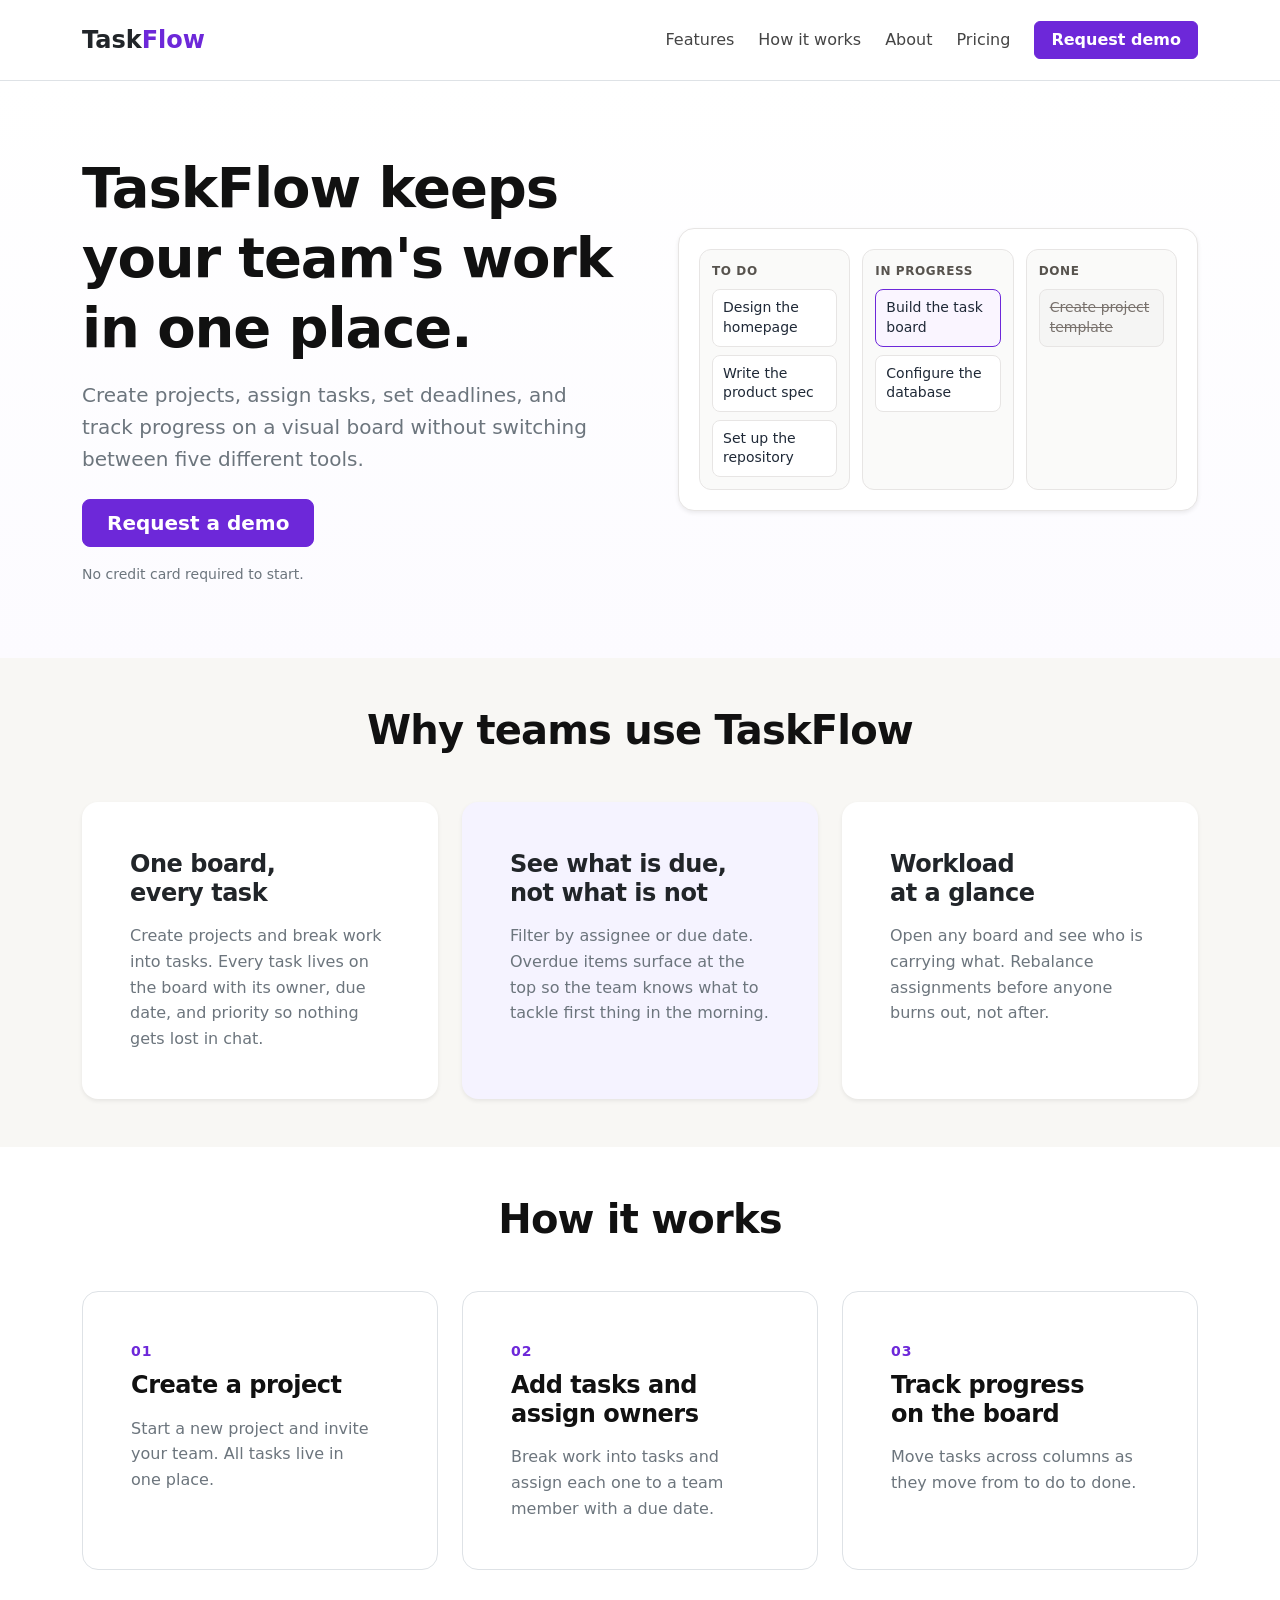
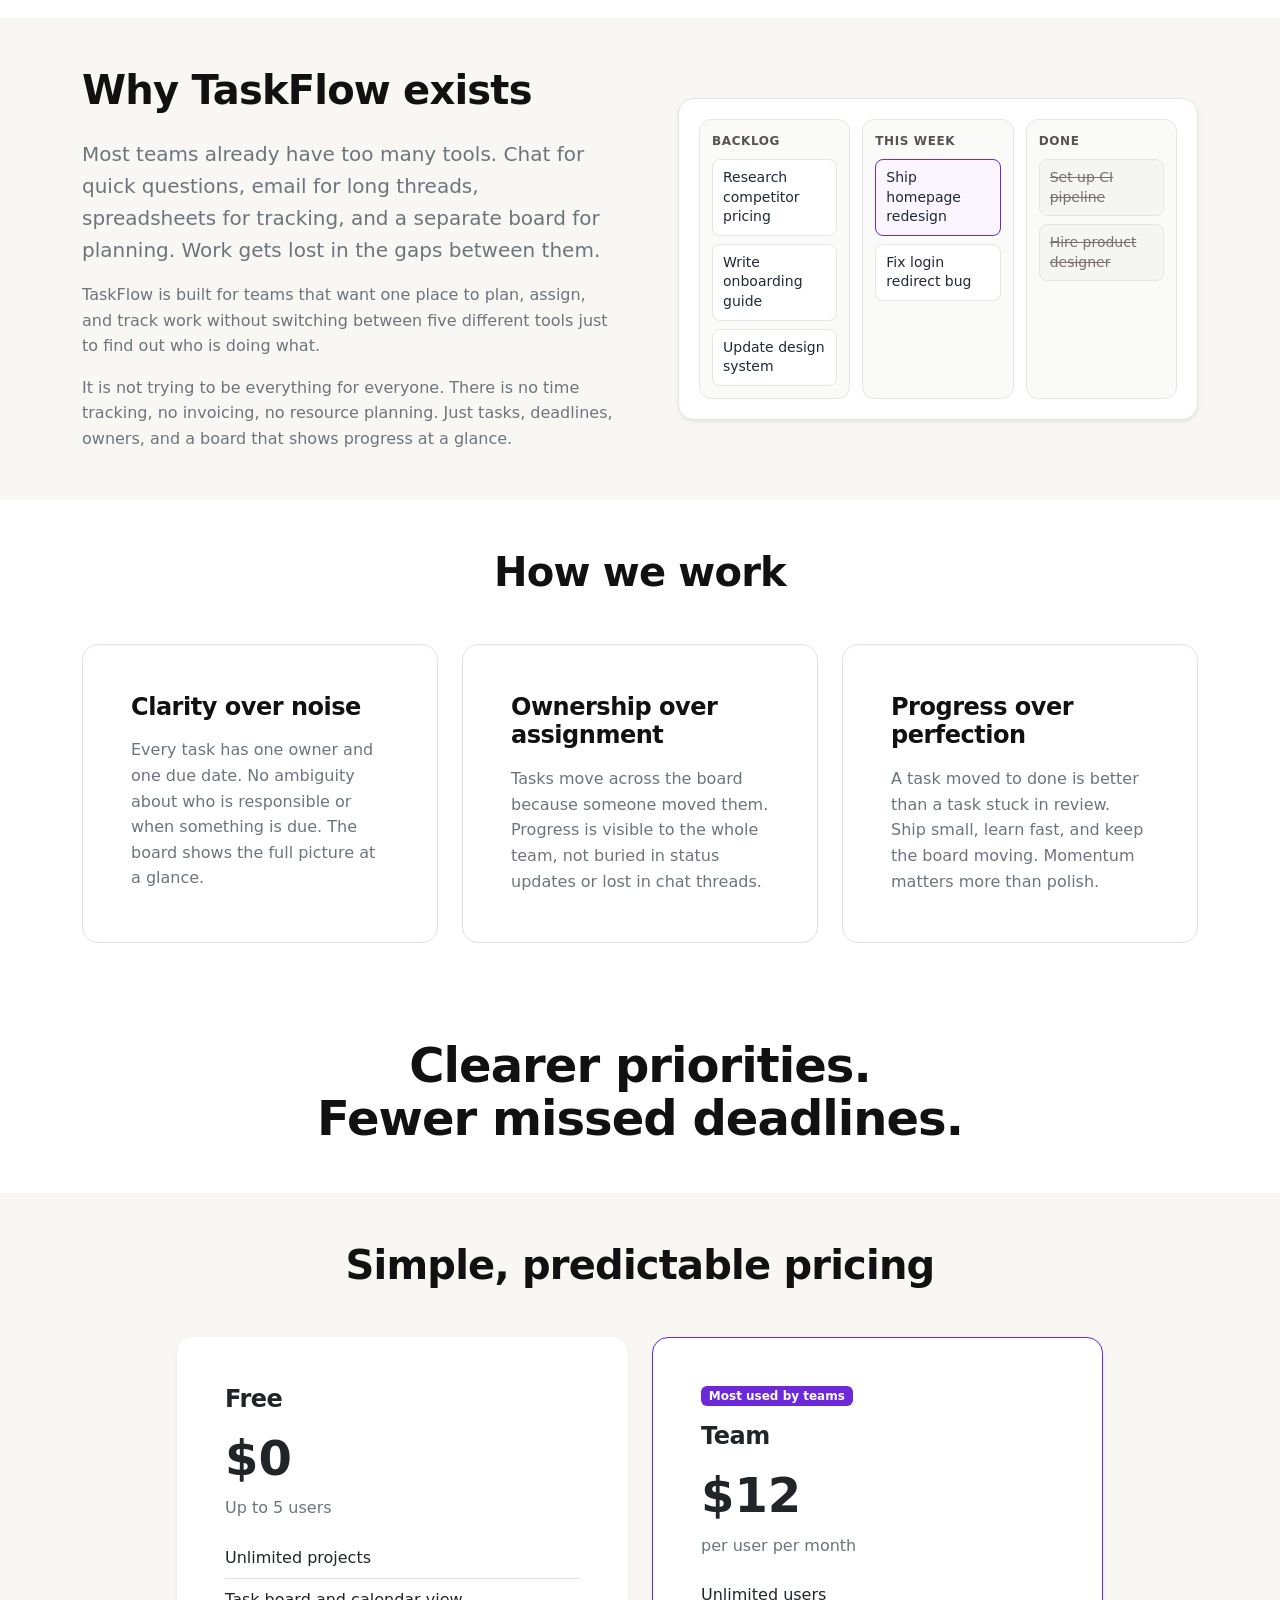
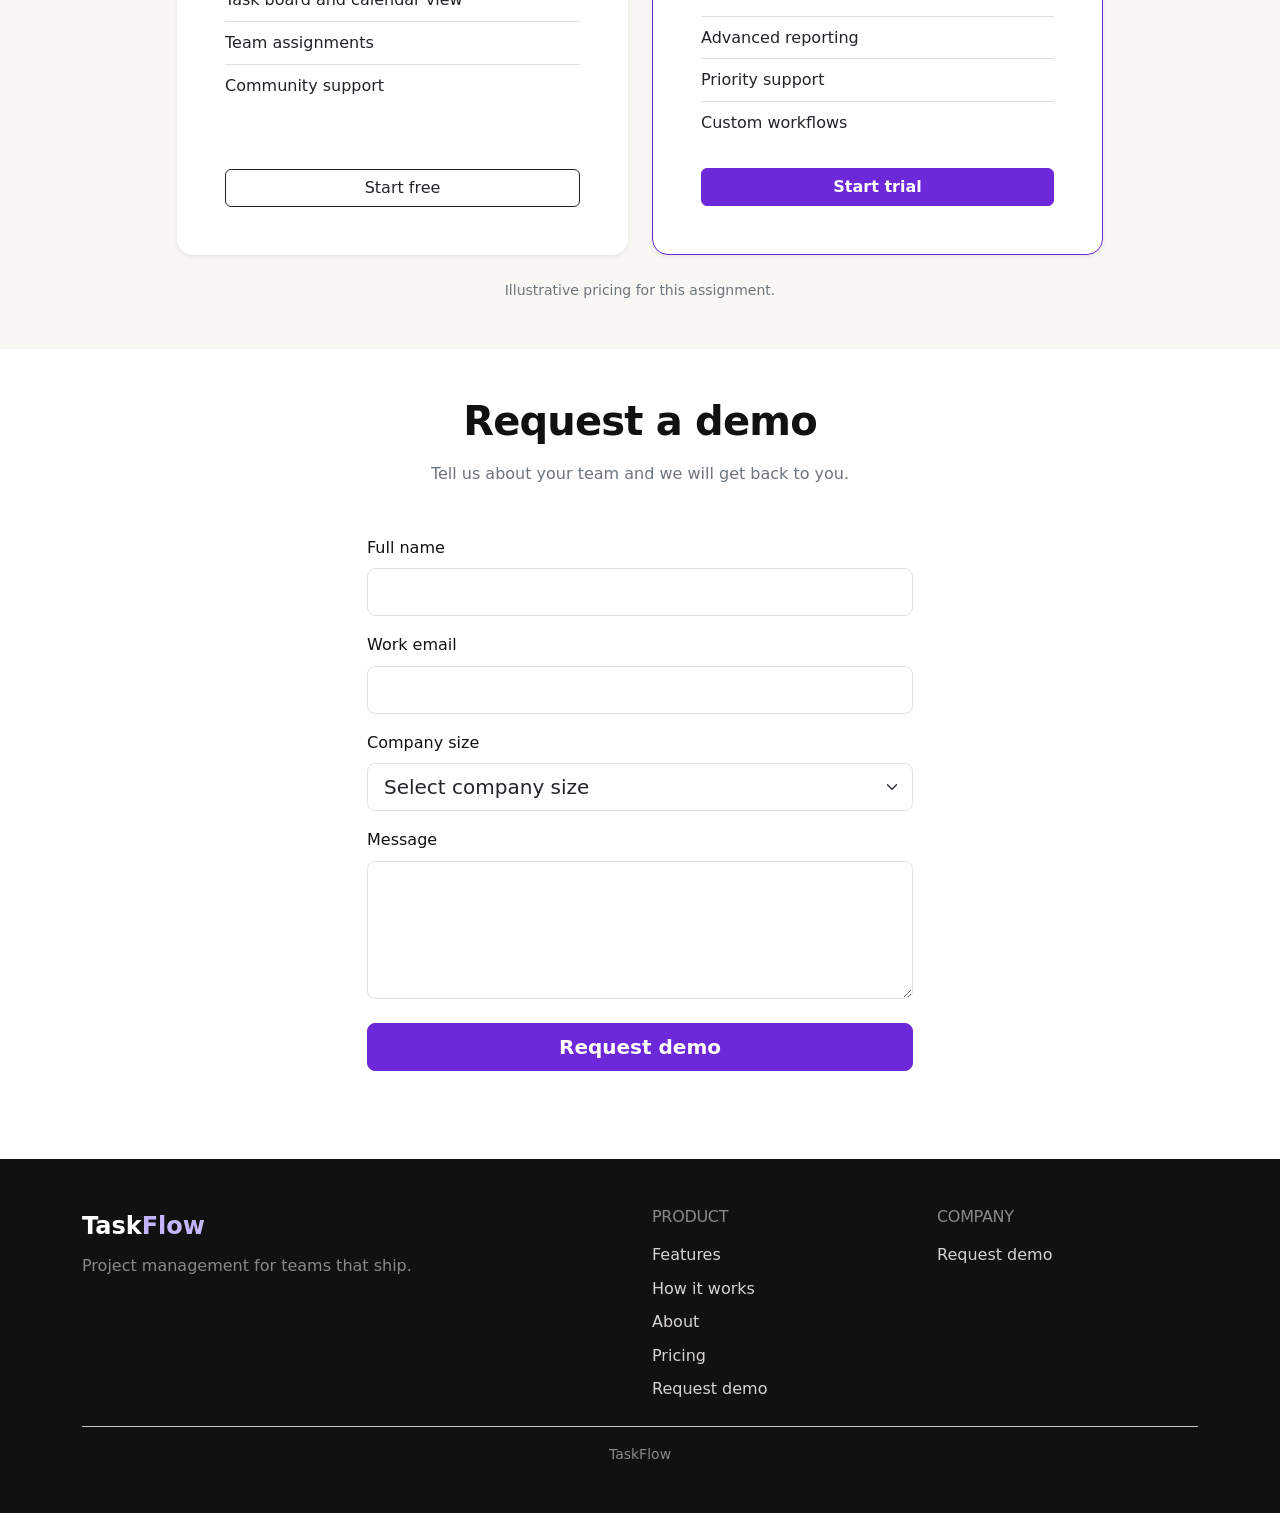
<file: index.html>
<!DOCTYPE html>
<html lang="en">
<head>
  <meta charset="UTF-8">
  <meta name="viewport" content="width=device-width, initial-scale=1.0">
  <title>TaskFlow - Project management for teams that ship</title>
  <meta name="description" content="TaskFlow helps software teams plan work, assign tasks, set deadlines, and track progress on a visual board. Request a demo.">
  <link href="https://cdn.jsdelivr.net/npm/bootstrap@5.3.3/dist/css/bootstrap.min.css" rel="stylesheet">
  <link rel="stylesheet" href="styles.css">
</head>
<body>
  <a class="skip-link visually-hidden-focusable" href="#content">Skip to content</a>

  <header class="sticky-top bg-white border-bottom">
    <nav class="navbar navbar-expand-lg py-3" aria-label="Primary">
      <div class="container">
        <a class="navbar-brand fw-bold fs-4 text-dark" href="#" aria-label="TaskFlow home">Task<span class="text-accent">Flow</span></a>
        <button class="navbar-toggler" type="button" data-bs-toggle="collapse" data-bs-target="#mainNav" aria-controls="mainNav" aria-expanded="false" aria-label="Toggle navigation">
          <span class="navbar-toggler-icon"></span>
        </button>
        <div class="collapse navbar-collapse" id="mainNav">
          <ul class="navbar-nav ms-auto mb-2 mb-lg-0 align-items-lg-center gap-lg-2">
            <li class="nav-item"><a class="nav-link" href="#features">Features</a></li>
            <li class="nav-item"><a class="nav-link" href="#how-it-works">How it works</a></li>
            <li class="nav-item"><a class="nav-link" href="#about">About</a></li>
            <li class="nav-item"><a class="nav-link" href="#pricing">Pricing</a></li>
            <li class="nav-item ms-lg-2 mt-2 mt-lg-0"><a class="btn btn-accent px-3" href="#demo">Request demo</a></li>
          </ul>
        </div>
      </div>
    </nav>
  </header>

  <main id="content">
    <section class="hero py-5 py-lg-6" id="hero">
      <div class="container py-lg-4">
        <div class="row align-items-center g-5">
          <div class="col-lg-6">
            <h1 class="display-4 fw-semibold lh-sm mb-3">TaskFlow keeps your team's work in one place.</h1>
            <p class="lead text-secondary mb-4">Create projects, assign tasks, set deadlines, and track progress on a visual board without switching between five different tools.</p>
            <a href="#demo" class="btn btn-accent btn-lg px-4">Request a demo</a>
            <p class="small text-secondary mt-3 mb-0">No credit card required to start.</p>
          </div>
          <div class="col-lg-6">
            <div class="board-preview shadow-sm" aria-label="TaskFlow board preview">
              <div class="board-wrap">
                <div class="board-col">
                  <div class="board-col-title">To do</div>
                  <div class="board-tasks">
                    <div class="board-card">Design the homepage</div>
                    <div class="board-card">Write the product spec</div>
                    <div class="board-card">Set up the repository</div>
                  </div>
                </div>
                <div class="board-col">
                  <div class="board-col-title">In progress</div>
                  <div class="board-tasks">
                    <div class="board-card board-card-active">Build the task board</div>
                    <div class="board-card">Configure the database</div>
                  </div>
                </div>
                <div class="board-col">
                  <div class="board-col-title">Done</div>
                  <div class="board-tasks">
                    <div class="board-card board-card-done">Create project template</div>
                  </div>
                </div>
              </div>
            </div>
          </div>
        </div>
      </div>
    </section>

    <section class="section-alt py-5 py-lg-6" id="features">
      <div class="container">
        <h2 class="h1 fw-semibold text-center mb-5">Why teams use TaskFlow</h2>
        <div class="row g-4">
          <div class="col-md-6 col-lg-4 reveal-target">
            <div class="card h-100 border-0 shadow-sm rounded-4">
              <div class="card-body p-4 p-lg-5">
                <h3 class="h4 fw-semibold mb-3">One board, every task</h3>
                <p class="text-secondary mb-0">Create projects and break work into tasks. Every task lives on the board with its owner, due date, and priority so nothing gets lost in chat.</p>
              </div>
            </div>
          </div>
          <div class="col-md-6 col-lg-4 reveal-target">
            <div class="card h-100 border-0 shadow-sm rounded-4 bg-accent-subtle">
              <div class="card-body p-4 p-lg-5">
                <h3 class="h4 fw-semibold mb-3">See what is due, not what is not</h3>
                <p class="text-secondary mb-0">Filter by assignee or due date. Overdue items surface at the top so the team knows what to tackle first thing in the morning.</p>
              </div>
            </div>
          </div>
          <div class="col-md-12 col-lg-4 reveal-target">
            <div class="card h-100 border-0 shadow-sm rounded-4">
              <div class="card-body p-4 p-lg-5">
                <h3 class="h4 fw-semibold mb-3">Workload at a glance</h3>
                <p class="text-secondary mb-0">Open any board and see who is carrying what. Rebalance assignments before anyone burns out, not after.</p>
              </div>
            </div>
          </div>
        </div>
      </div>
    </section>

    <section class="py-5 py-lg-6" id="how-it-works">
      <div class="container">
        <h2 class="h1 fw-semibold text-center mb-5">How it works</h2>
        <div class="row g-4">
          <div class="col-lg-4 reveal-target">
            <div class="p-4 p-lg-5 rounded-4 border h-100">
              <p class="step-number mb-2">01</p>
              <h3 class="h4 fw-semibold mb-3">Create a project</h3>
              <p class="text-secondary mb-0">Start a new project and invite your team. All tasks live in one place.</p>
            </div>
          </div>
          <div class="col-lg-4 reveal-target">
            <div class="p-4 p-lg-5 rounded-4 border h-100">
              <p class="step-number mb-2">02</p>
              <h3 class="h4 fw-semibold mb-3">Add tasks and assign owners</h3>
              <p class="text-secondary mb-0">Break work into tasks and assign each one to a team member with a due date.</p>
            </div>
          </div>
          <div class="col-lg-4 reveal-target">
            <div class="p-4 p-lg-5 rounded-4 border h-100">
              <p class="step-number mb-2">03</p>
              <h3 class="h4 fw-semibold mb-3">Track progress on the board</h3>
              <p class="text-secondary mb-0">Move tasks across columns as they move from to do to done.</p>
            </div>
          </div>
        </div>
      </div>
    </section>

    <section class="section-alt py-5 py-lg-6" id="about">
      <div class="container">
        <div class="row align-items-center g-5">
          <div class="col-lg-6">
            <h2 class="h1 fw-semibold mb-4">Why TaskFlow exists</h2>
            <p class="lead text-secondary">Most teams already have too many tools. Chat for quick questions, email for long threads, spreadsheets for tracking, and a separate board for planning. Work gets lost in the gaps between them.</p>
            <p class="text-secondary">TaskFlow is built for teams that want one place to plan, assign, and track work without switching between five different tools just to find out who is doing what.</p>
            <p class="text-secondary mb-0">It is not trying to be everything for everyone. There is no time tracking, no invoicing, no resource planning. Just tasks, deadlines, owners, and a board that shows progress at a glance.</p>
          </div>
          <div class="col-lg-6">
            <div class="board-preview shadow-sm" aria-label="TaskFlow board detail view">
              <div class="board-wrap">
                <div class="board-col">
                  <div class="board-col-title">Backlog</div>
                  <div class="board-tasks">
                    <div class="board-card">Research competitor pricing</div>
                    <div class="board-card">Write onboarding guide</div>
                    <div class="board-card">Update design system</div>
                  </div>
                </div>
                <div class="board-col">
                  <div class="board-col-title">This week</div>
                  <div class="board-tasks">
                    <div class="board-card board-card-active">Ship homepage redesign</div>
                    <div class="board-card">Fix login redirect bug</div>
                  </div>
                </div>
                <div class="board-col">
                  <div class="board-col-title">Done</div>
                  <div class="board-tasks">
                    <div class="board-card board-card-done">Set up CI pipeline</div>
                    <div class="board-card board-card-done">Hire product designer</div>
                  </div>
                </div>
              </div>
            </div>
          </div>
        </div>
      </div>
    </section>

    <section class="py-5 py-lg-6">
      <div class="container">
        <h2 class="h1 fw-semibold text-center mb-5">How we work</h2>
        <div class="row g-4">
          <div class="col-md-4 reveal-target">
            <div class="p-4 p-lg-5 h-100 rounded-4 bg-white border">
              <h3 class="h4 fw-semibold mb-3">Clarity over noise</h3>
              <p class="text-secondary mb-0">Every task has one owner and one due date. No ambiguity about who is responsible or when something is due. The board shows the full picture at a glance.</p>
            </div>
          </div>
          <div class="col-md-4 reveal-target">
            <div class="p-4 p-lg-5 h-100 rounded-4 bg-white border">
              <h3 class="h4 fw-semibold mb-3">Ownership over assignment</h3>
              <p class="text-secondary mb-0">Tasks move across the board because someone moved them. Progress is visible to the whole team, not buried in status updates or lost in chat threads.</p>
            </div>
          </div>
          <div class="col-md-4 reveal-target">
            <div class="p-4 p-lg-5 h-100 rounded-4 bg-white border">
              <h3 class="h4 fw-semibold mb-3">Progress over perfection</h3>
              <p class="text-secondary mb-0">A task moved to done is better than a task stuck in review. Ship small, learn fast, and keep the board moving. Momentum matters more than polish.</p>
            </div>
          </div>
        </div>
      </div>
    </section>

    <section class="tagline-reveal py-5 py-lg-6" id="tagline">
      <div class="container text-center">
        <h2 class="display-5 fw-semibold tagline-text mb-0">
          <span class="tagline-word">Clearer priorities.</span>
          <span class="tagline-word">Fewer missed deadlines.</span>
        </h2>
      </div>
    </section>

    <section class="section-alt py-5 py-lg-6" id="pricing">
      <div class="container">
        <h2 class="h1 fw-semibold text-center mb-5">Simple, predictable pricing</h2>
        <div class="row g-4 justify-content-center">
          <div class="col-md-6 col-lg-5 reveal-target">
            <div class="card h-100 border-0 shadow-sm rounded-4">
              <div class="card-body p-4 p-lg-5 d-flex flex-column">
                <h3 class="h4 fw-semibold">Free</h3>
                <p class="display-5 fw-semibold my-2">$0</p>
                <p class="text-secondary">Up to 5 users</p>
                <ul class="list-unstyled mb-4 flex-grow-1">
                  <li class="py-2 border-bottom">Unlimited projects</li>
                  <li class="py-2 border-bottom">Task board and calendar view</li>
                  <li class="py-2 border-bottom">Team assignments</li>
                  <li class="py-2">Community support</li>
                </ul>
                <a href="#demo" class="btn btn-outline-dark w-100">Start free</a>
              </div>
            </div>
          </div>
          <div class="col-md-6 col-lg-5 reveal-target">
            <div class="card h-100 border-accent shadow-sm rounded-4 position-relative">
              <div class="card-body p-4 p-lg-5 d-flex flex-column">
                <span class="badge text-bg-accent align-self-start mb-3">Most used by teams</span>
                <h3 class="h4 fw-semibold">Team</h3>
                <p class="display-5 fw-semibold my-2">$12</p>
                <p class="text-secondary">per user per month</p>
                <ul class="list-unstyled mb-4 flex-grow-1">
                  <li class="py-2 border-bottom">Unlimited users</li>
                  <li class="py-2 border-bottom">Advanced reporting</li>
                  <li class="py-2 border-bottom">Priority support</li>
                  <li class="py-2">Custom workflows</li>
                </ul>
                <a href="#demo" class="btn btn-accent w-100">Start trial</a>
              </div>
            </div>
          </div>
        </div>
        <p class="text-center small text-secondary mt-4 mb-0">Illustrative pricing for this assignment.</p>
      </div>
    </section>

    <section class="py-5 py-lg-6" id="demo">
      <div class="container">
        <div class="row justify-content-center">
          <div class="col-lg-7 col-xl-6">
            <h2 class="h1 fw-semibold text-center mb-3">Request a demo</h2>
            <p class="text-secondary text-center mb-5">Tell us about your team and we will get back to you.</p>

            <form id="demo-form" novalidate>
              <div class="mb-3">
                <label for="name" class="form-label">Full name</label>
                <input type="text" class="form-control form-control-lg" id="name" name="name" autocomplete="name" required>
                <div class="invalid-feedback" id="name-error"></div>
              </div>
              <div class="mb-3">
                <label for="email" class="form-label">Work email</label>
                <input type="email" class="form-control form-control-lg" id="email" name="email" autocomplete="email" required>
                <div class="invalid-feedback" id="email-error"></div>
              </div>
              <div class="mb-3">
                <label for="company-size" class="form-label">Company size</label>
                <select class="form-select form-select-lg" id="company-size" name="company-size" required>
                  <option value="" selected>Select company size</option>
                  <option value="1-10">1-10</option>
                  <option value="11-50">11-50</option>
                  <option value="51-200">51-200</option>
                  <option value="201-plus">201+</option>
                </select>
                <div class="invalid-feedback" id="company-size-error"></div>
              </div>
              <div class="mb-4">
                <label for="message" class="form-label">Message</label>
                <textarea class="form-control form-control-lg" id="message" name="message" rows="4" required></textarea>
                <div class="invalid-feedback" id="message-error"></div>
              </div>
              <button type="submit" class="btn btn-accent btn-lg w-100" id="submit-button">Request demo</button>
              <div class="form-status small mt-3" id="form-status" role="status" aria-live="polite"></div>
            </form>

            <div class="alert alert-success mt-4" id="form-success" role="status" aria-live="polite" hidden tabindex="-1">
              <h3 class="h5 alert-heading">Demo requested</h3>
              <p class="mb-3">Thank you. We have received your request and will contact you shortly. This is a simulated response for the assignment; no submission was actually sent.</p>
              <button type="button" class="btn btn-outline-success btn-sm" id="reset-form">Request another demo</button>
            </div>
          </div>
        </div>
      </div>
    </section>
  </main>

  <footer class="footer py-5 mt-4">
    <div class="container">
      <div class="row g-4 mb-4">
        <div class="col-md-5">
          <a href="#" class="navbar-brand fw-bold fs-4 text-white" aria-label="TaskFlow home">Task<span class="footer-mark">Flow</span></a>
          <p class="text-white-50 mt-2 mb-0">Project management for teams that ship.</p>
        </div>
        <div class="col-6 col-md-3 offset-md-1">
          <h4 class="h6 text-uppercase text-white-50 mb-3">Product</h4>
          <ul class="list-unstyled mb-0">
            <li class="mb-2"><a class="footer-link" href="#features">Features</a></li>
            <li class="mb-2"><a class="footer-link" href="#how-it-works">How it works</a></li>
            <li class="mb-2"><a class="footer-link" href="#about">About</a></li>
            <li class="mb-2"><a class="footer-link" href="#pricing">Pricing</a></li>
            <li><a class="footer-link" href="#demo">Request demo</a></li>
          </ul>
        </div>
        <div class="col-6 col-md-3">
          <h4 class="h6 text-uppercase text-white-50 mb-3">Company</h4>
          <ul class="list-unstyled mb-0">
            <li><a class="footer-link" href="#demo">Request demo</a></li>
          </ul>
        </div>
      </div>
      <p class="small text-white-50 mb-0 text-center pt-3 border-top border-secondary-subtle">TaskFlow</p>
    </div>
  </footer>

  <script src="https://cdn.jsdelivr.net/npm/bootstrap@5.3.3/dist/js/bootstrap.bundle.min.js"></script>
  <script src="script.js"></script>
</body>
</html>
</file>
<file: styles.css>
:root {
  --tf-accent: #6d28d9;
  --tf-accent-hover: #5b21b6;
  --tf-accent-subtle: #f5f3ff;
  --tf-surface: #f8f7f4;
  --tf-border: #e7e5e4;
  --tf-text: #111111;
  --tf-muted: #5f5f5f;
}

html {
  scroll-behavior: smooth;
}

body {
  font-family: system-ui, -apple-system, "Segoe UI", Roboto, "Helvetica Neue", Arial, sans-serif;
  color: var(--tf-text);
  background-color: #ffffff;
  line-height: 1.6;
  -webkit-font-smoothing: antialiased;
}

h1, h2, h3, h4, h5, h6 {
  letter-spacing: -0.02em;
  text-wrap: balance;
}

p, li {
  text-wrap: pretty;
}

.py-lg-6 {
  padding-top: 5rem;
  padding-bottom: 5rem;
}

@media (min-width: 992px) {
  .py-lg-6 {
    padding-top: 6rem;
    padding-bottom: 6rem;
  }
}

.text-accent {
  color: var(--tf-accent) !important;
}

.bg-accent-subtle {
  background-color: var(--tf-accent-subtle) !important;
}

.border-accent {
  border: 1px solid var(--tf-accent) !important;
}

.btn-accent {
  --bs-btn-color: #fff;
  --bs-btn-bg: var(--tf-accent);
  --bs-btn-border-color: var(--tf-accent);
  --bs-btn-hover-color: #fff;
  --bs-btn-hover-bg: var(--tf-accent-hover);
  --bs-btn-hover-border-color: var(--tf-accent-hover);
  --bs-btn-focus-shadow-rgb: 109, 40, 217;
  --bs-btn-active-color: #fff;
  --bs-btn-active-bg: #4c1d95;
  --bs-btn-active-border-color: #4c1d95;
  font-weight: 600;
}

.text-bg-accent {
  background-color: var(--tf-accent);
  color: #fff;
}

.navbar .nav-link {
  color: #444;
  font-weight: 500;
}

.navbar .nav-link:hover,
.navbar .nav-link:focus {
  color: var(--tf-text);
}

.navbar .nav-link:focus-visible,
.btn:focus-visible,
.form-control:focus,
.form-select:focus,
.footer-link:focus-visible,
.skip-link:focus {
  outline: none;
  box-shadow: 0 0 0 0.25rem rgba(109, 40, 217, 0.25);
}

.skip-link {
  position: absolute;
  top: 0.5rem;
  left: 0.5rem;
  z-index: 1100;
  background: var(--tf-accent);
  color: #fff;
  padding: 0.5rem 0.75rem;
  border-radius: 0.5rem;
  text-decoration: none;
  font-weight: 600;
}

.hero {
  background: linear-gradient(180deg, #ffffff 0%, #fcfbff 100%);
}

.section-alt {
  background-color: var(--tf-surface);
}

.step-number {
  font-size: 0.875rem;
  font-weight: 700;
  letter-spacing: 0.08em;
  color: var(--tf-accent);
}

/* Board preview */
.board-preview {
  width: 100%;
  max-width: 520px;
  margin-left: auto;
  border: 1px solid var(--tf-border);
  border-radius: 1rem;
  background-color: #fff;
  padding: 1.25rem;
  overflow-x: auto;
}

.board-wrap {
  display: flex;
  gap: 0.75rem;
  min-width: 420px;
}

.board-col {
  flex: 1 1 0;
  min-width: 120px;
  background-color: #fafaf9;
  border: 1px solid var(--tf-border);
  border-radius: 0.75rem;
  padding: 0.75rem;
}

.board-col-title {
  font-size: 0.75rem;
  font-weight: 700;
  color: #57534e;
  text-transform: uppercase;
  letter-spacing: 0.05em;
  margin-bottom: 0.5rem;
}

.board-tasks {
  display: flex;
  flex-direction: column;
  gap: 0.5rem;
}

.board-card {
  background-color: #fff;
  border: 1px solid var(--tf-border);
  border-radius: 0.5rem;
  padding: 0.5rem 0.625rem;
  font-size: 0.875rem;
  color: #1f2937;
  line-height: 1.4;
}

.board-card-active {
  border-color: var(--tf-accent);
  background-color: #faf5ff;
}

.board-card-done {
  color: #78716c;
  text-decoration: line-through;
  background-color: #f5f5f4;
}

/* Tagline reveal */
.tagline-text {
  max-width: 20ch;
  margin-left: auto;
  margin-right: auto;
  line-height: 1.1;
}

.tagline-word {
  display: inline-block;
  opacity: 0.25;
  transition: opacity 0.6s cubic-bezier(0.22, 1, 0.36, 1);
}

.tagline-word.visible {
  opacity: 1;
}

/* Scroll reveal */
.reveal-target {
  opacity: 0;
  transform: translateY(24px);
  transition: opacity 0.6s cubic-bezier(0.22, 1, 0.36, 1), transform 0.6s cubic-bezier(0.22, 1, 0.36, 1);
}

.reveal-target.revealed {
  opacity: 1;
  transform: translateY(0);
}

/* Footer */
.footer {
  background-color: #111111;
  color: #fff;
}

.footer-mark {
  color: #c4b5fd;
}

.footer-link {
  color: #d6d3d1;
  text-decoration: none;
}

.footer-link:hover,
.footer-link:focus {
  color: #fff;
}

@media (max-width: 575.98px) {
  .board-wrap {
    flex-direction: column;
    min-width: 100%;
  }
  .board-preview {
    padding: 1rem;
  }
}

@media (prefers-reduced-motion: reduce) {
  html {
    scroll-behavior: auto;
  }
  .reveal-target,
  .tagline-word {
    transition: none;
    opacity: 1;
    transform: none;
  }
}
</file>
